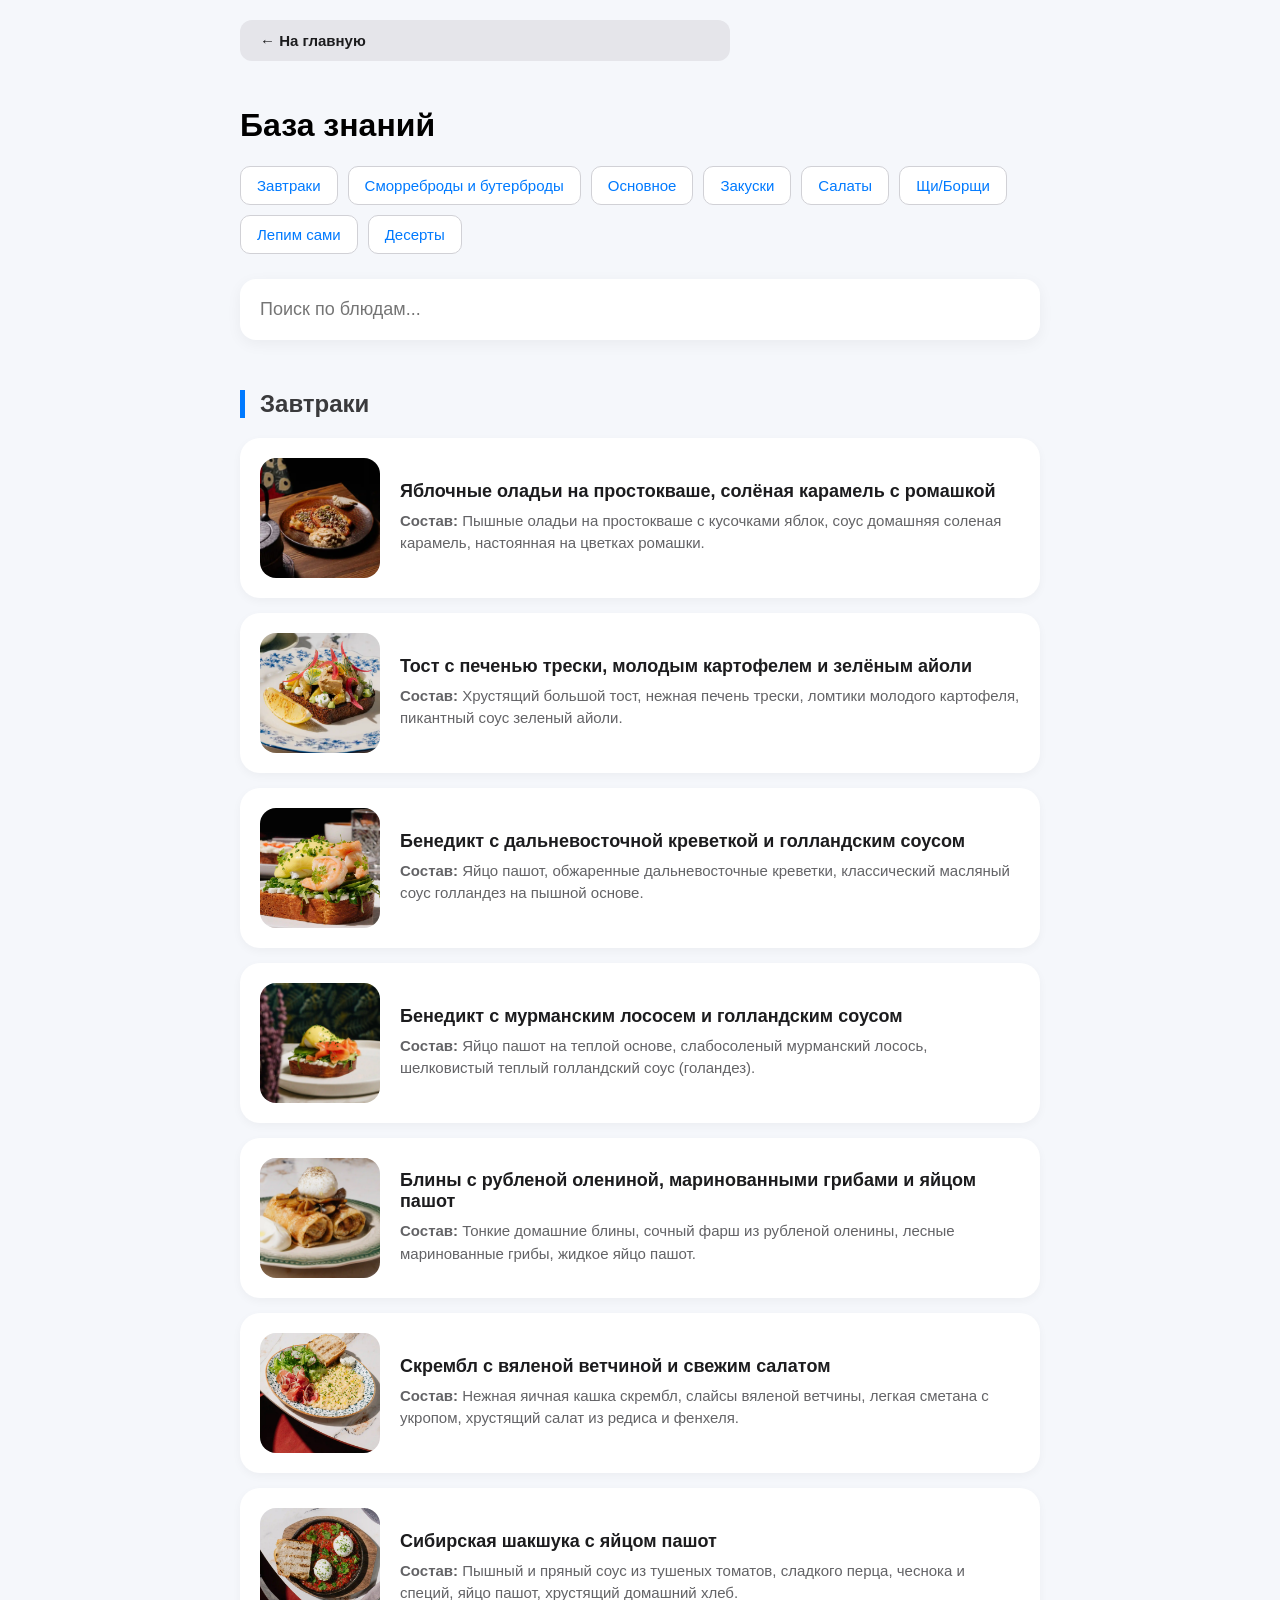
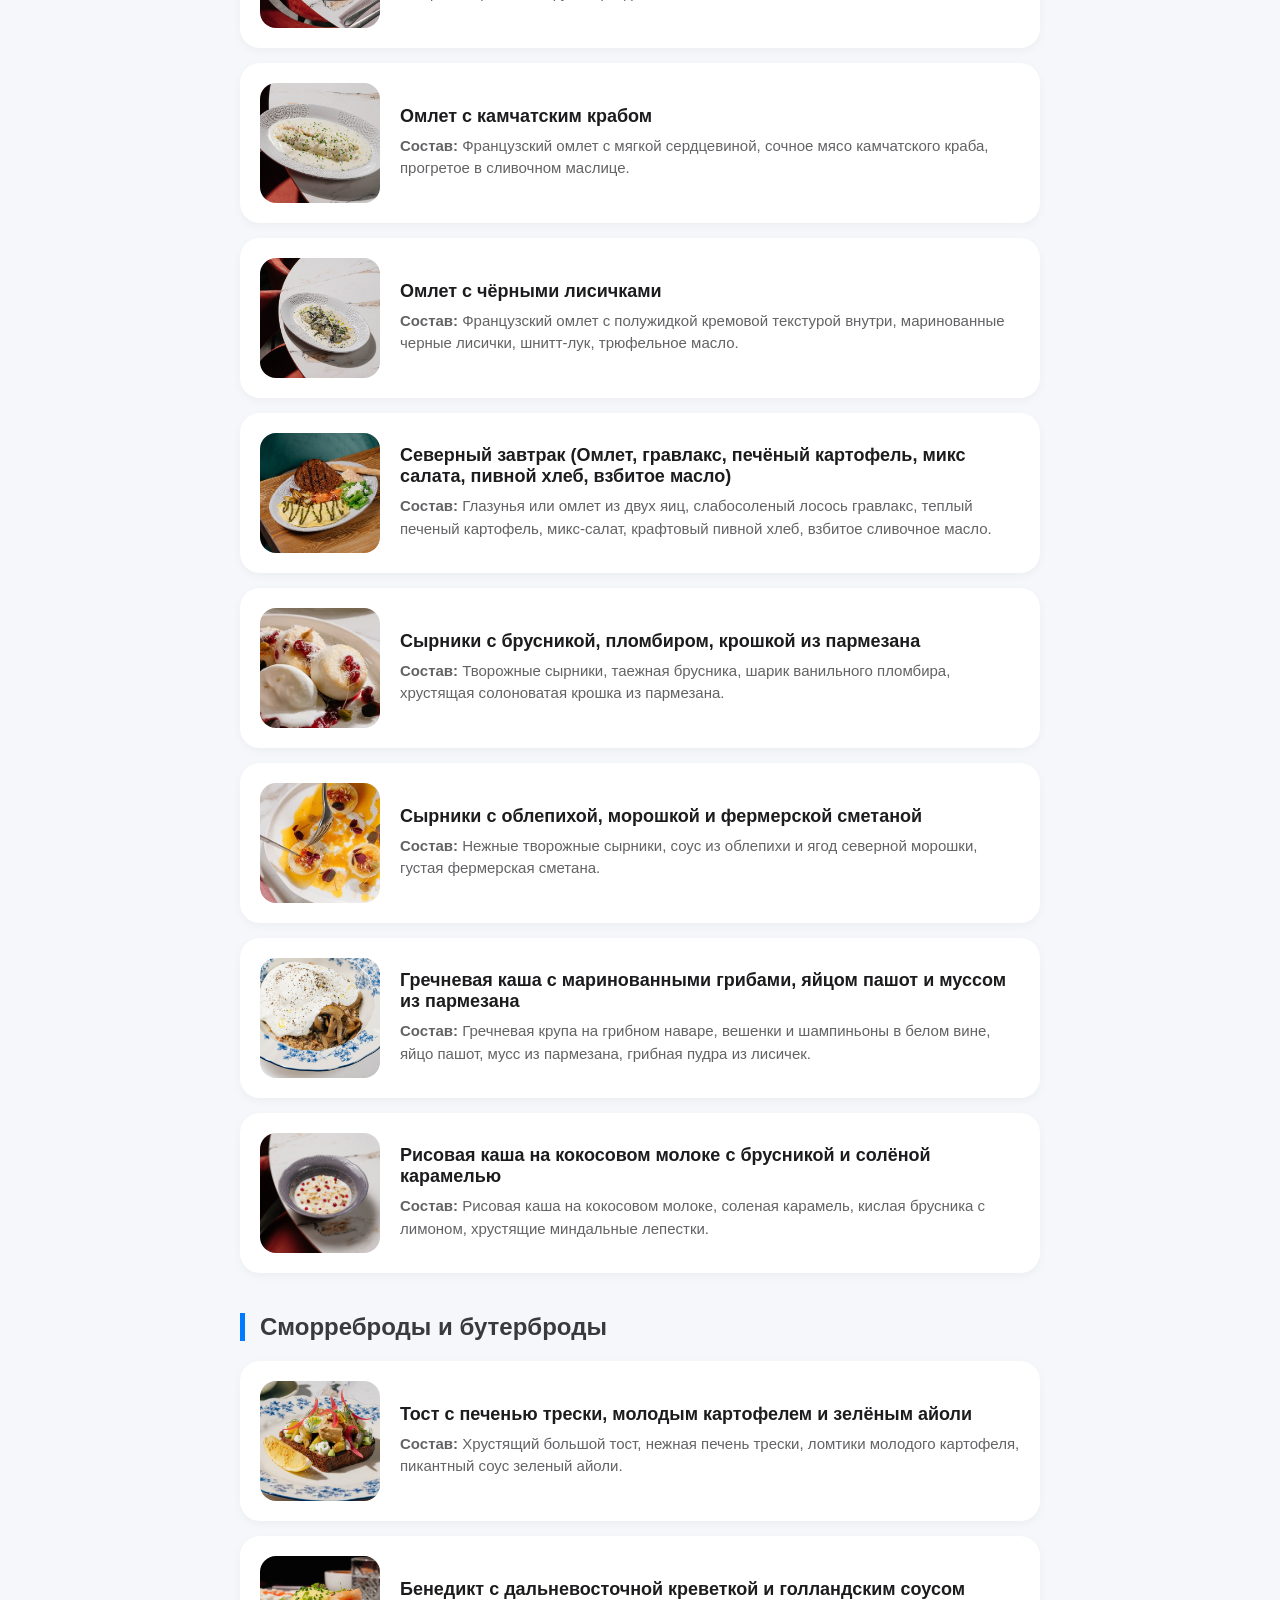
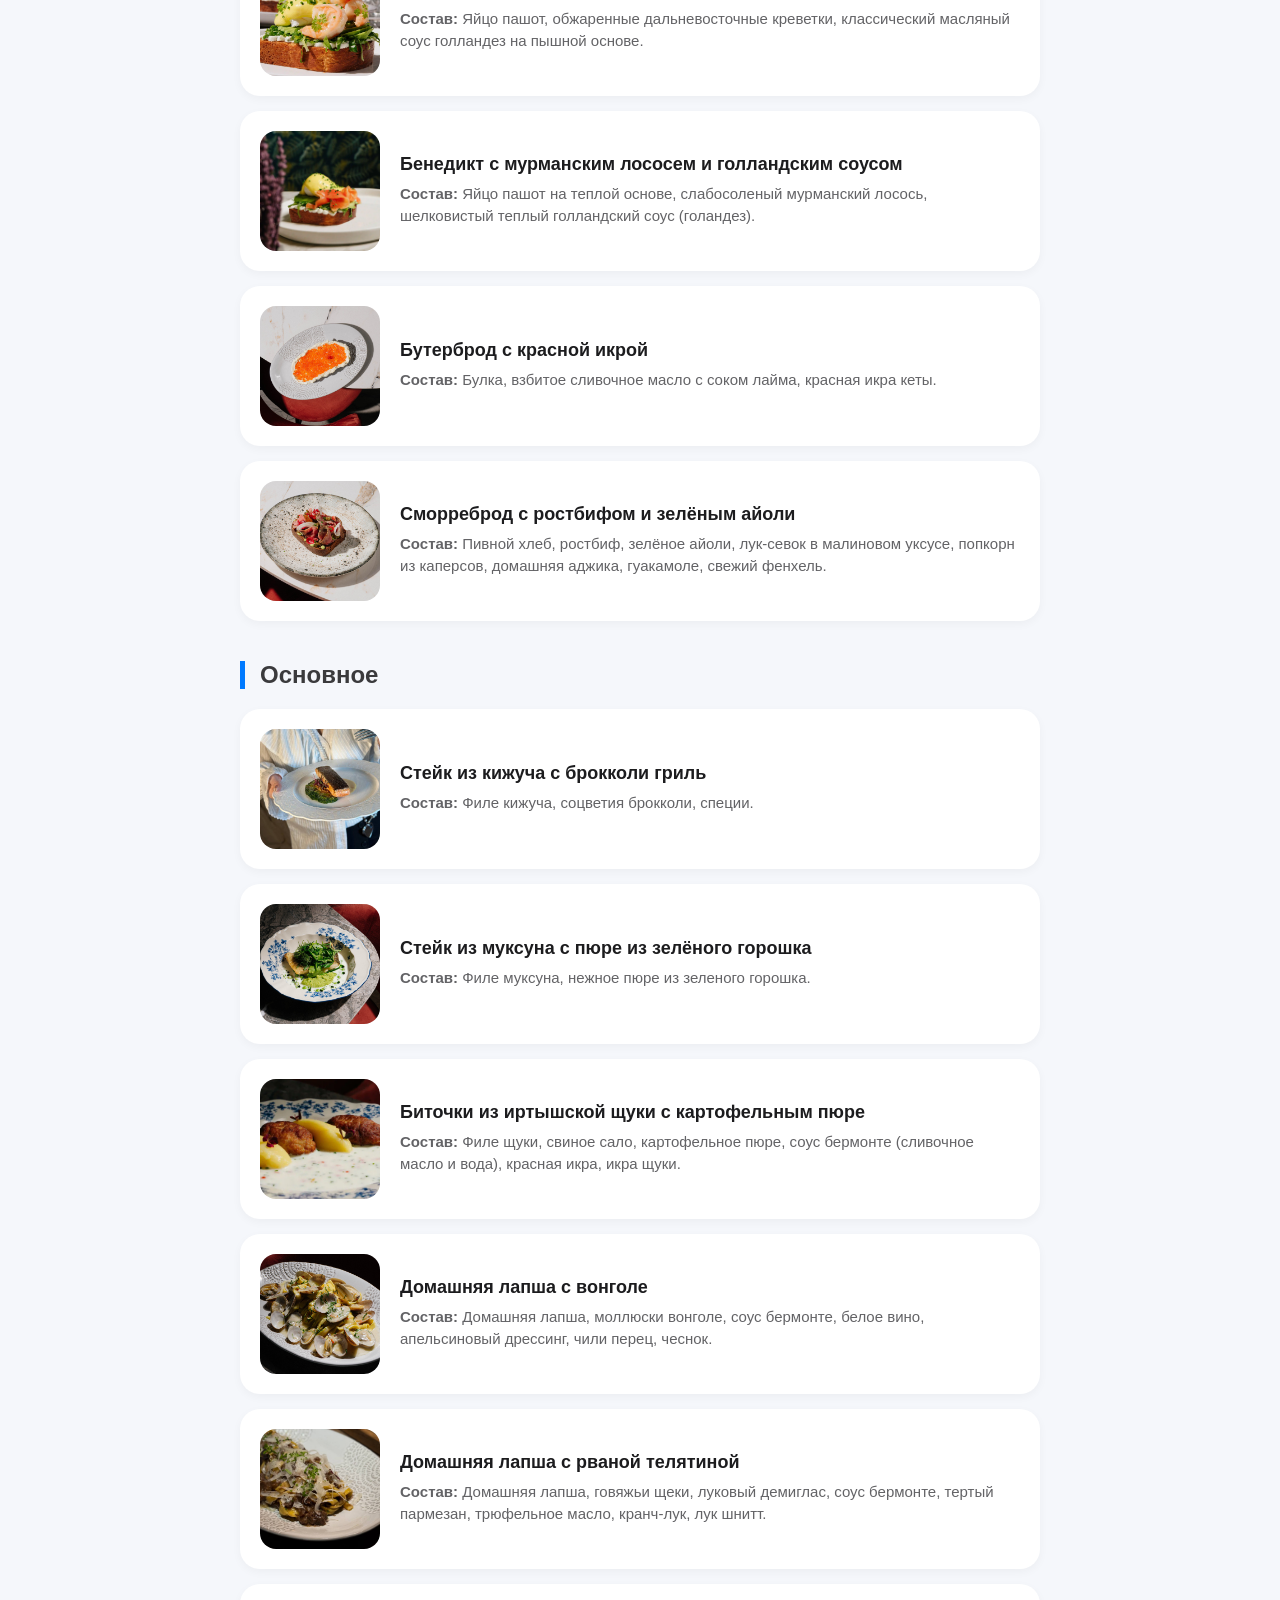
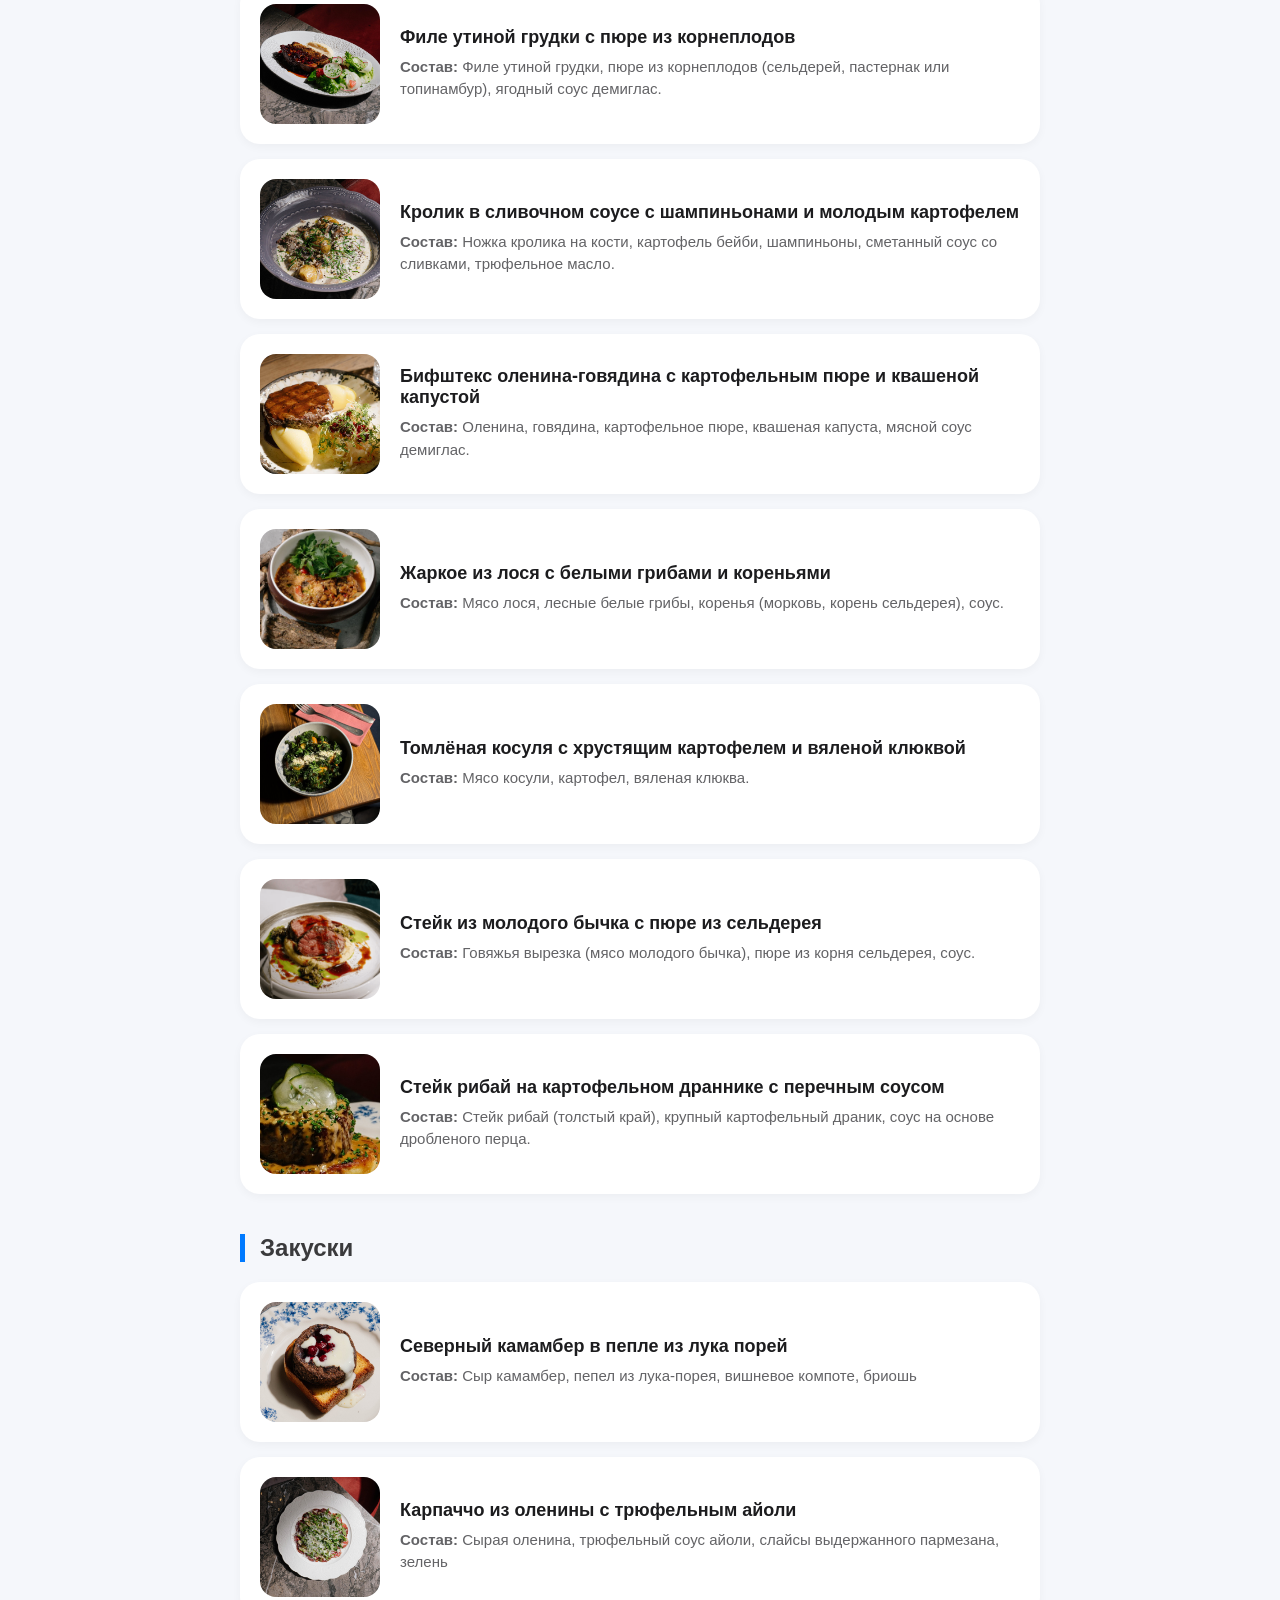
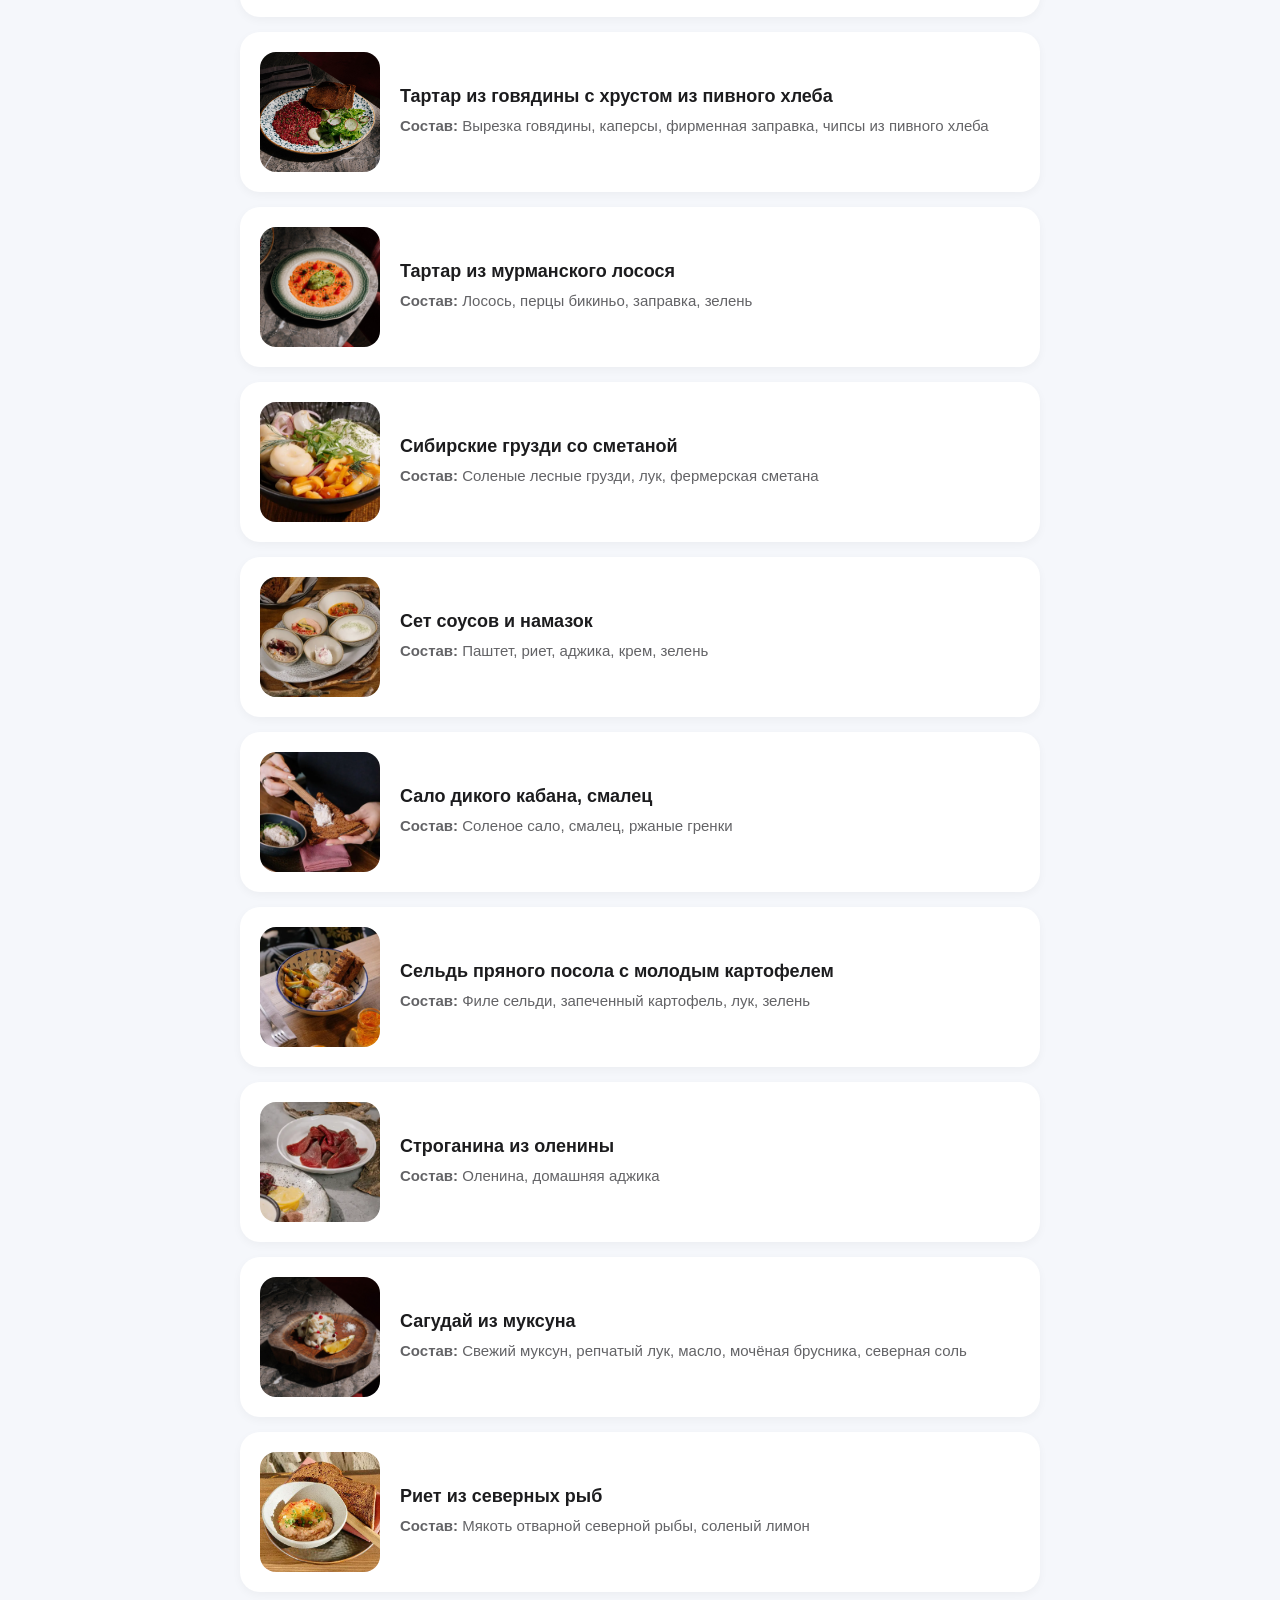
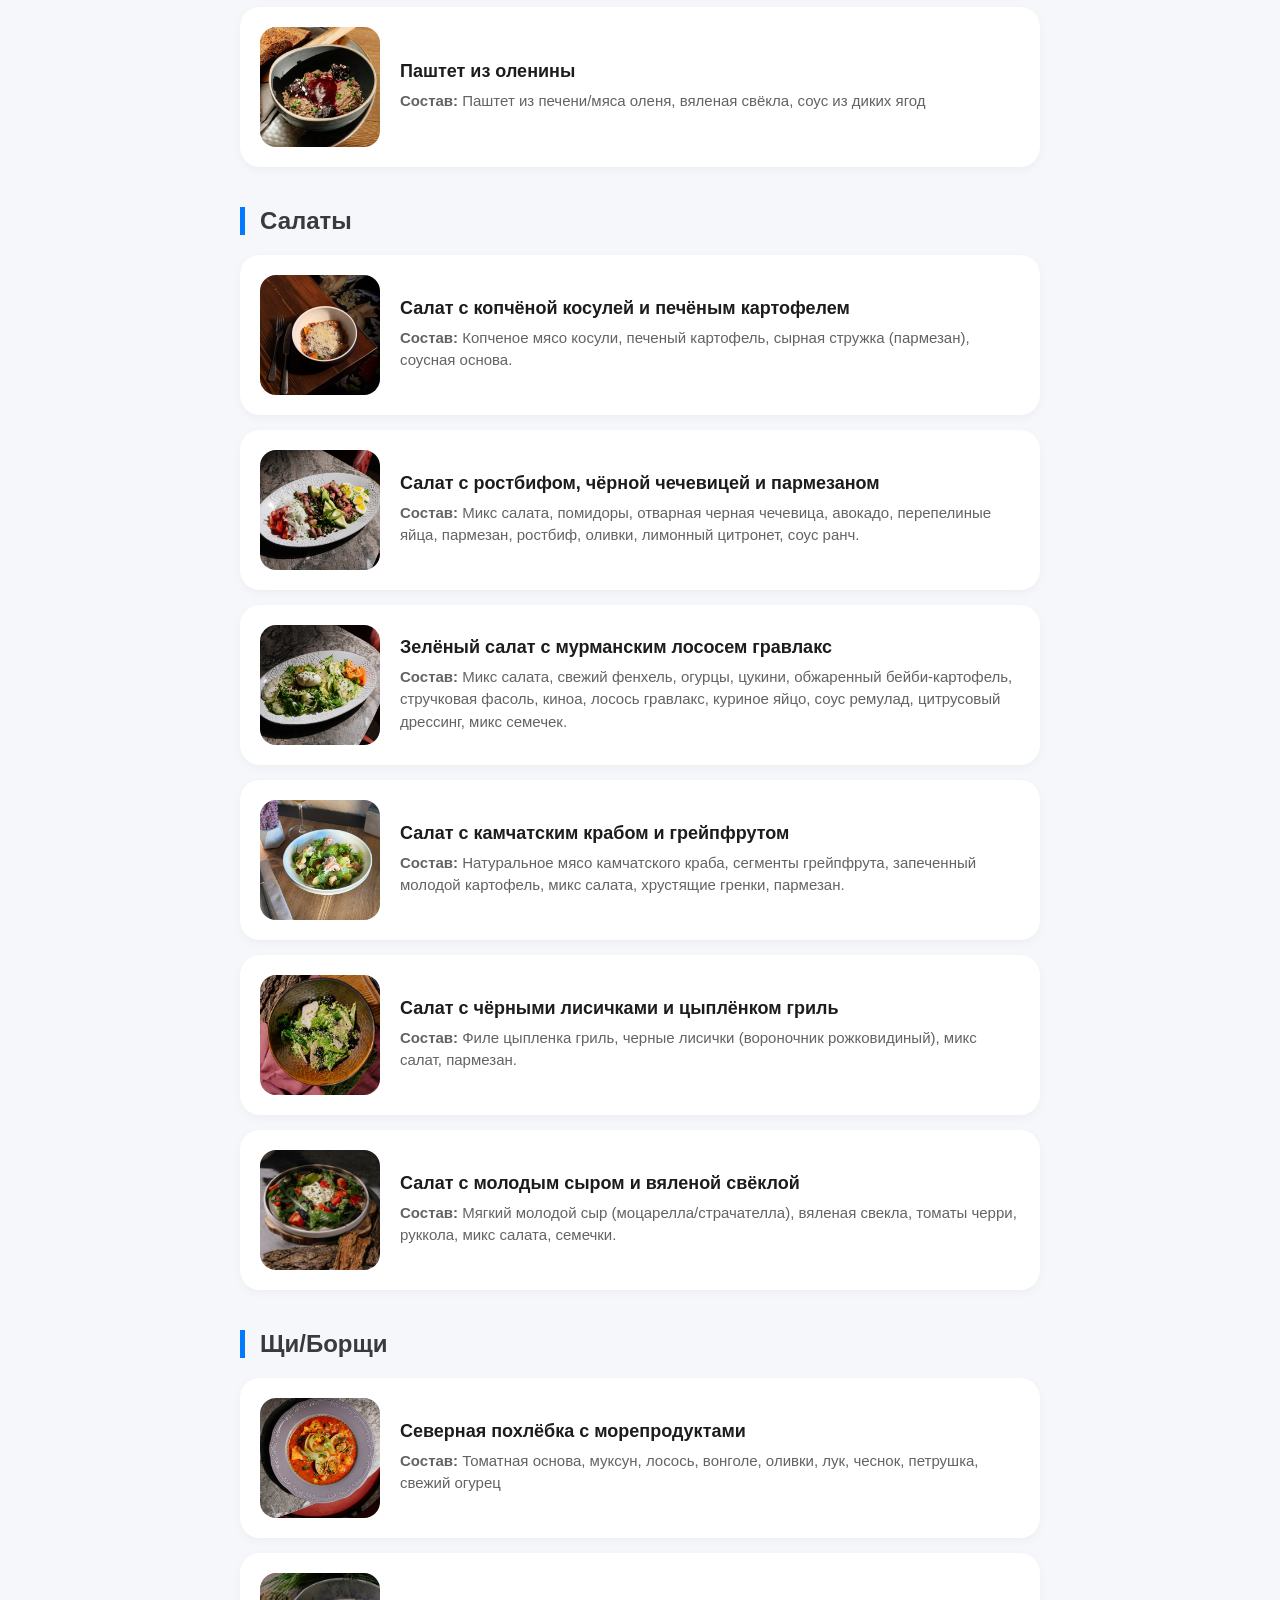
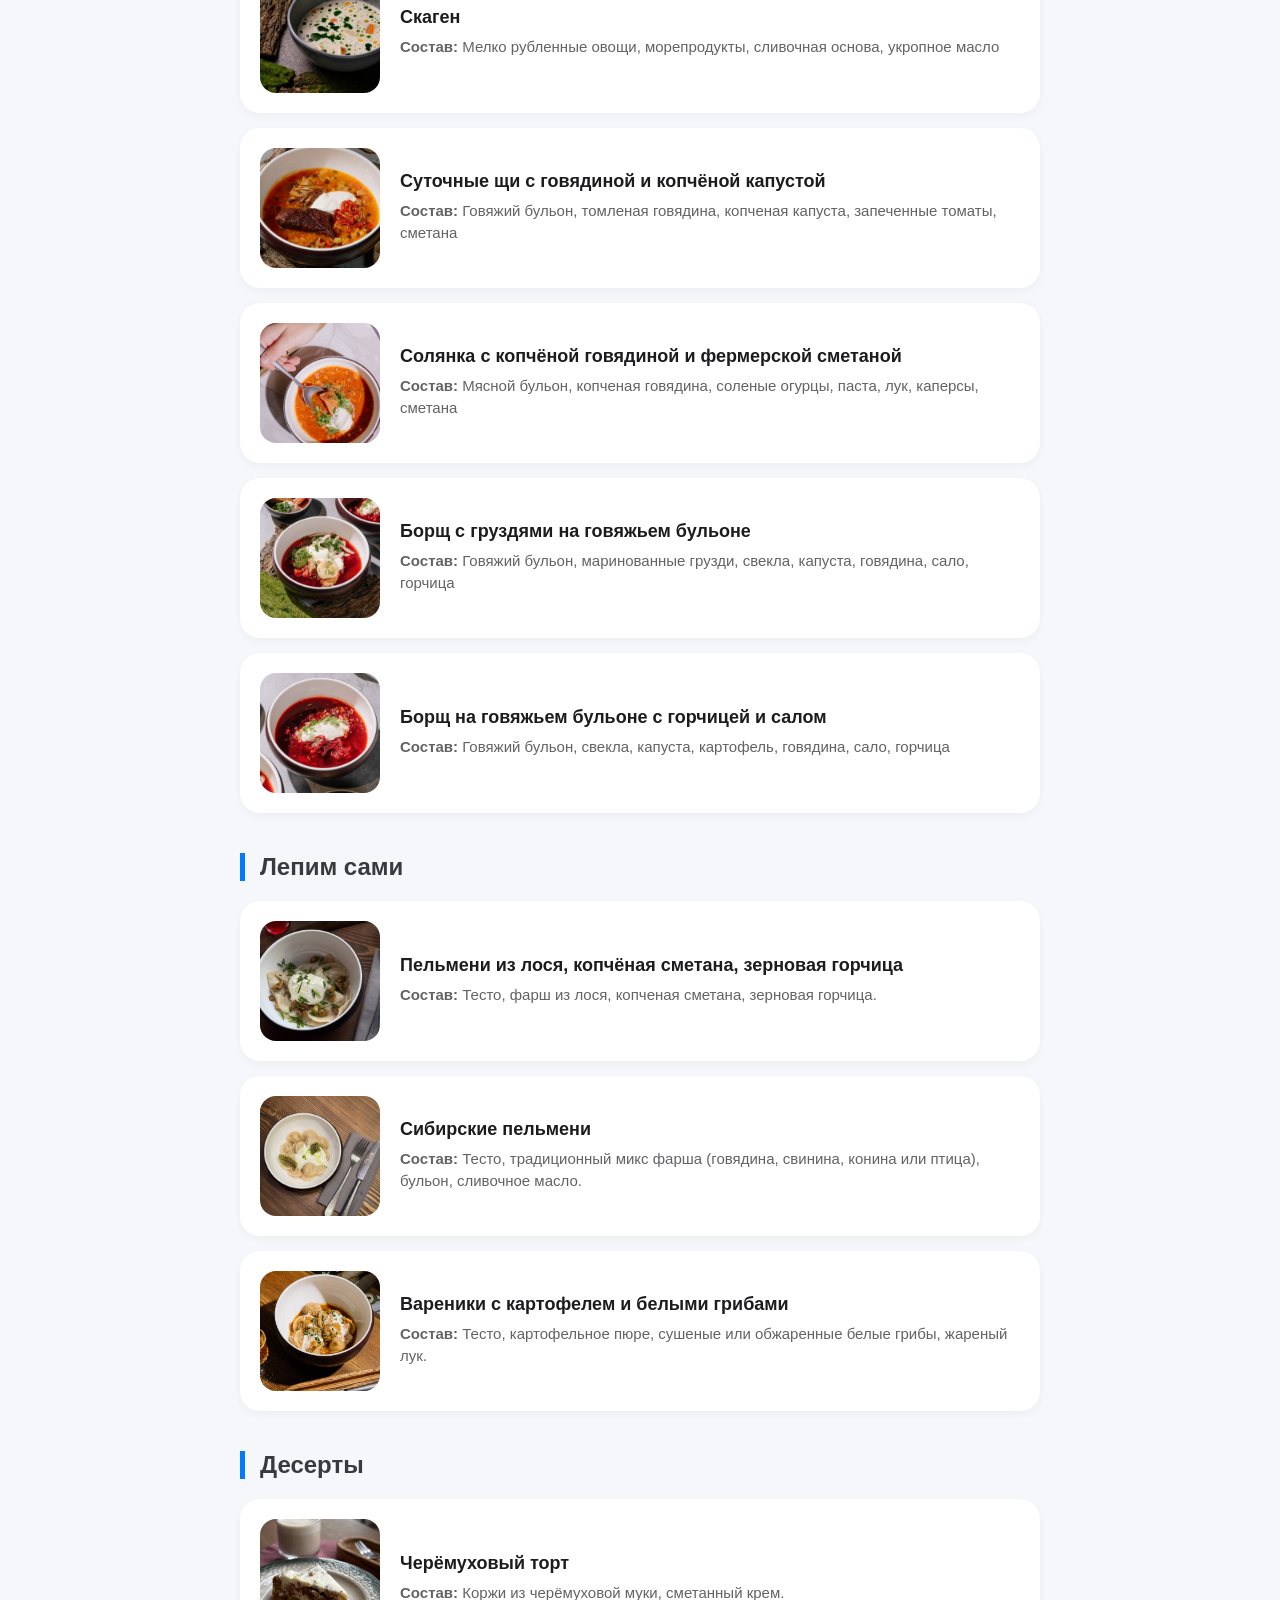
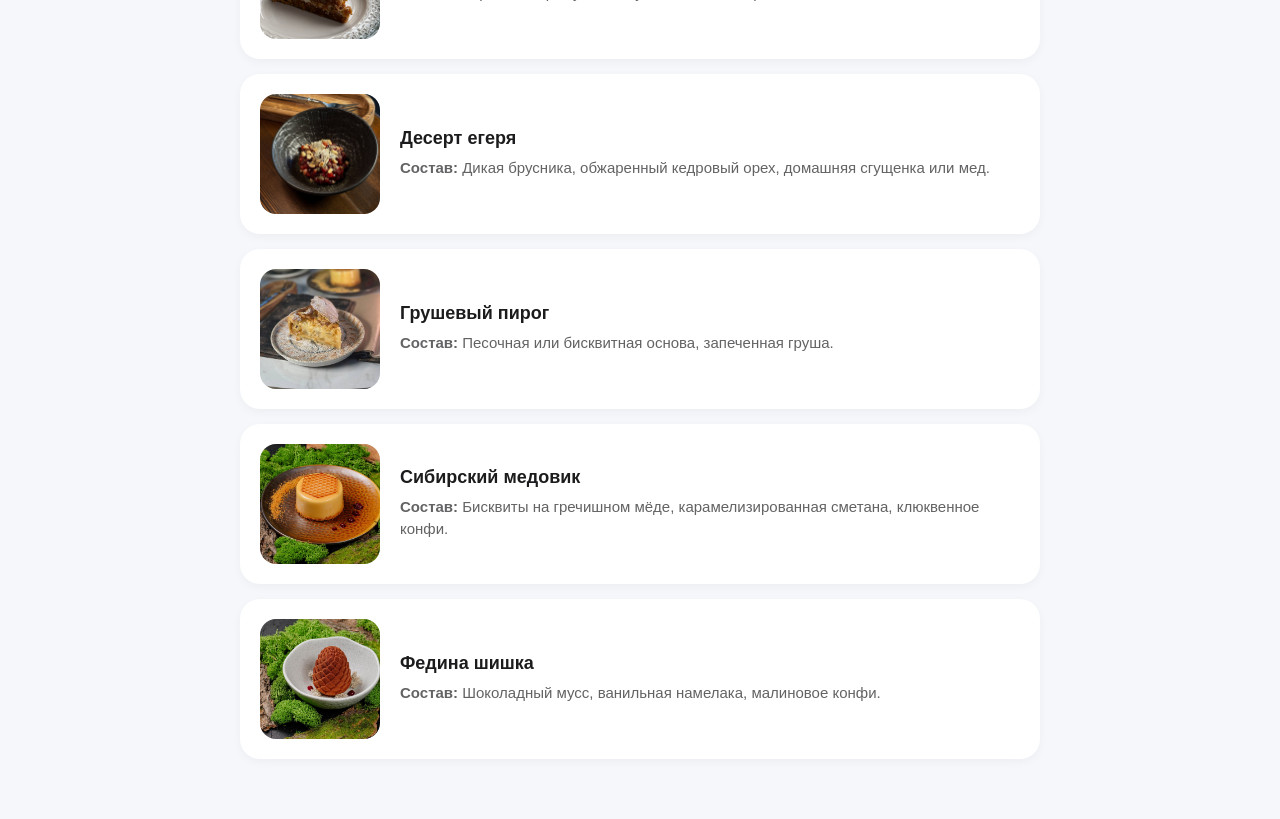
<file: menu-trainer/menu-base.html>
<!DOCTYPE html>
<html lang="ru">
<head>
    <meta charset="UTF-8">
    <meta name="viewport" content="width=device-width, initial-scale=1.0">
    <title>База знаний: Меню</title>
    <link rel="stylesheet" href="style.css">
    <style>
        body { background-color: #f5f7fb; font-family: sans-serif; margin: 0; padding: 20px; }
        .kb-wrapper { max-width: 800px; margin: 0 auto; }
        
        .back-link { display: inline-block; padding: 12px 20px; background: #e5e5ea; border-radius: 12px; color: #1c1c1e; text-decoration: none; font-weight: 600; margin-bottom: 25px; }
        
        /* Панель навигации */
        .nav-tabs { display: flex; flex-wrap: wrap; gap: 10px; margin-bottom: 25px; }
        .nav-tabs button { padding: 10px 16px; background: #fff; border-radius: 10px; font-size: 15px; cursor: pointer; color: #007aff; border: 1px solid #d1d1d6; }
        #resetBtn { background: #1c1c1e; color: #fff; border: none; }

        /* Поиск */
        .search-box { width: 100%; padding: 20px; border: none; border-radius: 16px; background: #fff; box-shadow: 0 4px 15px rgba(0,0,0,0.05); font-size: 18px; margin-bottom: 30px; box-sizing: border-box; }
        
        /* Блоки */
        .category-block { margin-bottom: 40px; }
        .category-block h2 { font-size: 24px; color: #3a3a3c; margin-bottom: 20px; border-left: 5px solid #007aff; padding-left: 15px; }
        
        .base-card { background: #fff; padding: 20px; margin-bottom: 15px; border-radius: 20px; display: flex; gap: 20px; align-items: center; box-shadow: 0 3px 10px rgba(0,0,0,0.04); }
        .base-card img { width: 120px; height: 120px; object-fit: cover; border-radius: 16px; flex-shrink: 0; }
        .card-info h3 { margin: 0 0 8px 0; font-size: 18px; color: #1c1c1e; }
        .card-info p { margin: 0; font-size: 15px; color: #636366; line-height: 1.5; }

        /* Кнопка наверх */
        #scrollTop { 
            position: fixed; bottom: 40px; right: 40px; 
            background: #fff; color: #000; border: 2px solid #000; 
            width: 50px; height: 50px; border-radius: 50%; 
            display: none; cursor: pointer; font-size: 24px; 
            align-items: center; justify-content: center; z-index: 1000;
            box-shadow: 0 4px 10px rgba(0,0,0,0.15);
        }
    </style>
</head>
<body>

<div class="kb-wrapper">
    <a href="index.html" class="back-link">← На главную</a>
    <h1>База знаний</h1>

    <div class="nav-tabs" id="navTabs">
        <button id="resetBtn" onclick="filterByCategory('all')" style="display:none;">← Все блюда</button>
    </div>
    
    <input type="text" id="searchInput" class="search-box" placeholder="Поиск по блюдам...">
    <div id="base-container"></div>
</div>

<button id="scrollTop">↑</button>

<script src="js/dishes.js"></script>
<script>
    const order = ["Завтраки", "Сморреброды и бутерброды", "Основное", "Закуски", "Салаты", "Щи/Борщи", "Лепим сами", "Десерты"];
    const container = document.getElementById('base-container');
    const navTabs = document.getElementById('navTabs');

    // Генерация кнопок
    order.forEach(cat => {
        navTabs.innerHTML += `<button onclick="filterByCategory('${cat}')">${cat}</button>`;
    });

    // Генерация карточек
    container.innerHTML = order.map(cat => `
        <div class="category-block" data-name="${cat}">
            <h2>${cat}</h2>
            ${originalDishes.filter(d => d.category.includes(cat)).map(d => `
                <div class="base-card">
                    <img src="${d.image}" onerror="this.src='img/placeholder.jpg'">
                    <div class="card-info">
                        <h3>${d.name}</h3>
                        <p><strong>Состав:</strong> ${d.composition}</p>
                    </div>
                </div>
            `).join('')}
        </div>
    `).join('');

    // Поиск
    document.getElementById('searchInput').addEventListener('keyup', function() {
        const term = this.value.toLowerCase();
        document.querySelectorAll('.base-card').forEach(card => {
            card.style.display = card.innerText.toLowerCase().includes(term) ? 'flex' : 'none';
        });
    });

    // Фильтр категорий
    function filterByCategory(cat) {
        const blocks = document.querySelectorAll('.category-block');
        const resetBtn = document.getElementById('resetBtn');
        
        if (cat === 'all') {
            blocks.forEach(b => b.style.display = 'block');
            resetBtn.style.display = 'none';
        } else {
            blocks.forEach(b => b.style.display = (b.getAttribute('data-name') === cat) ? 'block' : 'none');
            resetBtn.style.display = 'inline-block';
        }
        window.scrollTo({top: 0, behavior: 'smooth'});
    }

    // Быстрая кнопка скролла
    function smoothScrollToTop() {
        if (window.scrollY > 0) {
            window.scrollTo(0, window.scrollY - 100); 
            window.requestAnimationFrame(smoothScrollToTop);
        }
    }
    document.getElementById('scrollTop').onclick = smoothScrollToTop;

    window.onscroll = () => {
        document.getElementById('scrollTop').style.display = window.scrollY > 300 ? 'flex' : 'none';
    };
</script>
</body>
</html>
</file>
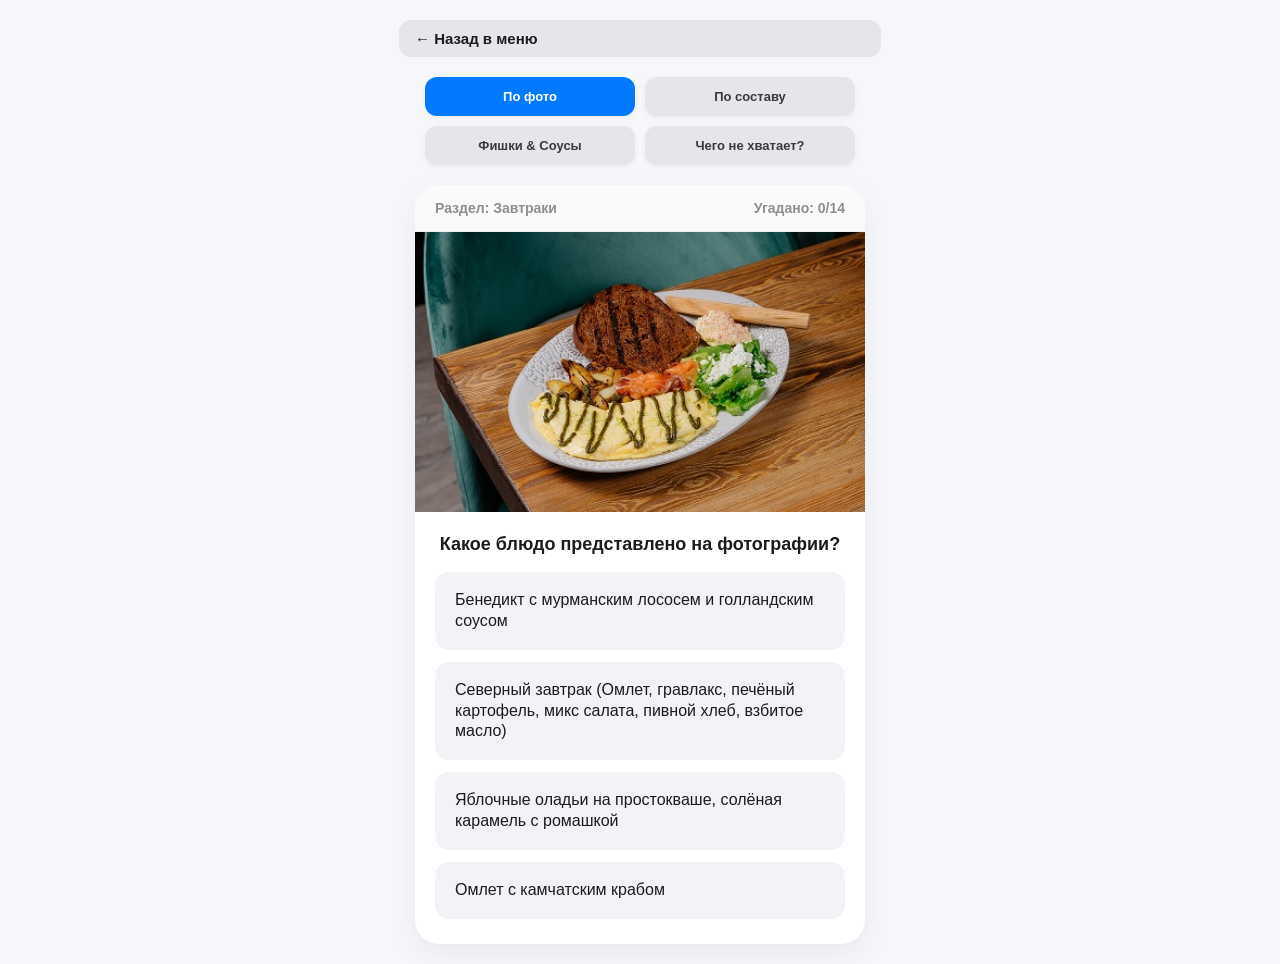
<file: menu-trainer/тренажеры/breakfasts.html>
<!DOCTYPE html>
<html lang="ru">
<head>
    <meta charset="UTF-8">
    <meta name="viewport" content="width=device-width, initial-scale=1.0">
    <title>Тренажер: Завтраки</title>
    <link rel="stylesheet" href="../style.css">
</head>
<body>

    <a href="../index.html" class="back-link">← Назад в меню</a>

    <!-- Блок переключения режимов -->
    <div class="modes-container">
        <button id="mode-photo" class="mode-btn active" onclick="changeMode('photo')">По фото</button>
        <button id="mode-composition" class="mode-btn" onclick="changeMode('composition')">По составу</button>
        <button id="mode-details" class="mode-btn" onclick="changeMode('details')">Фишки & Соусы</button>
        <button id="mode-missing" class="mode-btn" onclick="changeMode('missing')">Чего не хватает?</button>
    </div>

    <!-- Контейнер карточки тренажера -->
    <div class="quiz-card">
        
        <div class="quiz-header">
            <span id="current-category">Раздел: Завтраки</span>
            <span id="score-counter">Загрузка...</span>
        </div>

        <div id="image-block" class="image-container">
            <img id="dish-image" src="" alt="Фото завтрака">
        </div>

        <div class="quiz-question">
            <h2 id="question-text">Загрузка вопроса...</h2>
        </div>

        <div id="answers-block" class="answers-container"></div>
        
    </div>

    <script src="../js/dishes.js"></script>
    <script src="../js/quiz-engine.js"></script>
</body>
</html>
</file>
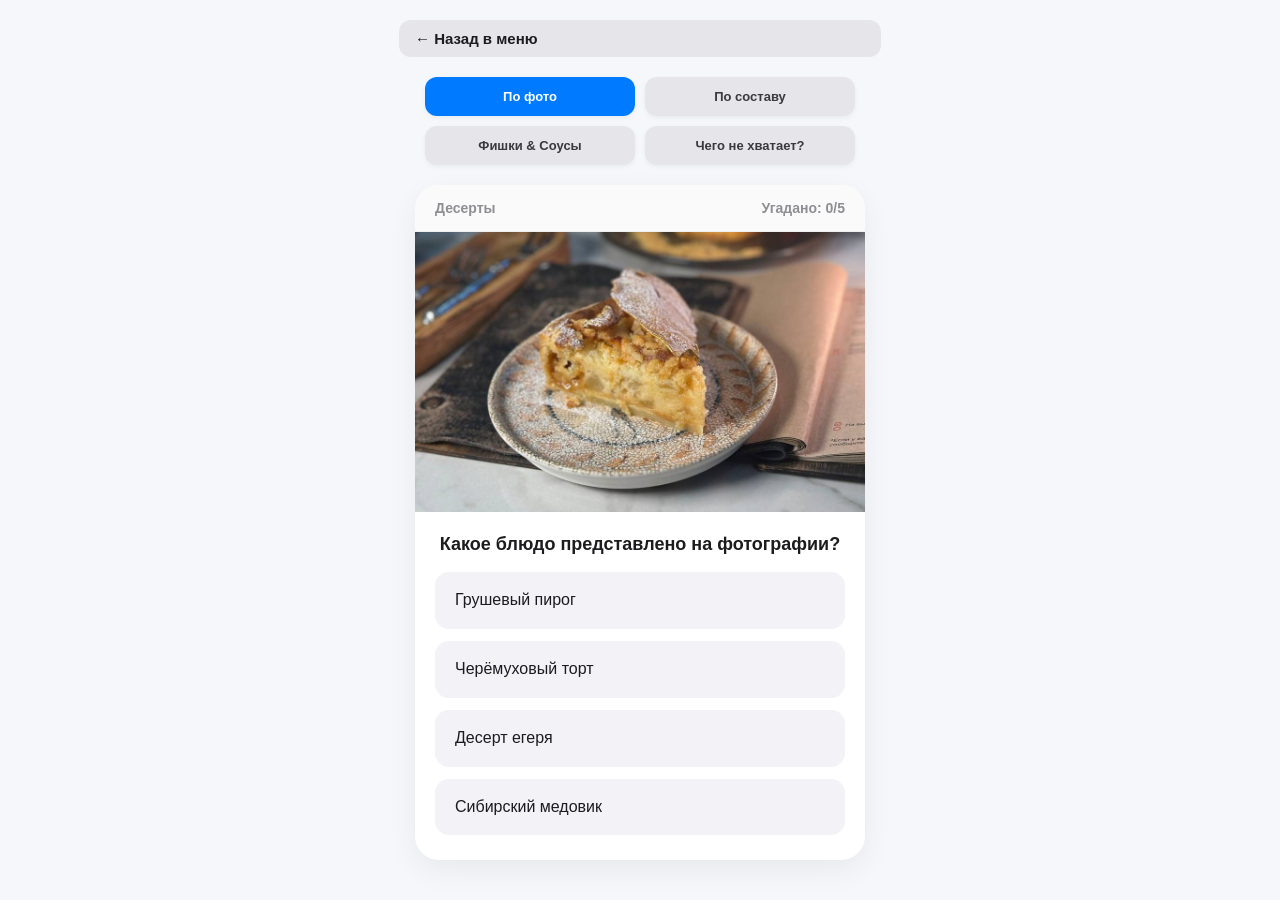
<file: menu-trainer/тренажеры/deserty.html>
<!DOCTYPE html>
<html lang="ru">
<head>
    <meta charset="UTF-8">
    <meta name="viewport" content="width=device-width, initial-scale=1.0">
    <title>Тренажер: Десерты</title>
    <link rel="stylesheet" href="../style.css">
</head>
<body>

    <a href="../index.html" class="back-link">← Назад в меню</a>

    <div class="modes-container">
        <button id="mode-photo" class="mode-btn active" onclick="changeMode('photo')">По фото</button>
        <button id="mode-composition" class="mode-btn" onclick="changeMode('composition')">По составу</button>
        <button id="mode-details" class="mode-btn" onclick="changeMode('details')">Фишки & Соусы</button>
        <button id="mode-missing" class="mode-btn" onclick="changeMode('missing')">Чего не хватает?</button>
    </div>

    <div class="quiz-card">
        <div class="quiz-header">
            <span id="current-category">Десерты</span>
            <span id="score-counter">Загрузка...</span>
        </div>

        <div id="image-block" class="image-container">
            <img id="dish-image" src="" alt="Фото десерта">
        </div>

        <div class="quiz-question">
            <h2 id="question-text">Загрузка вопроса...</h2>
        </div>

        <div id="answers-block" class="answers-container"></div>
    </div>

    <script src="../js/dishes.js"></script>
    <script src="../js/quiz-engine.js"></script>
</body>
</html>
</file>
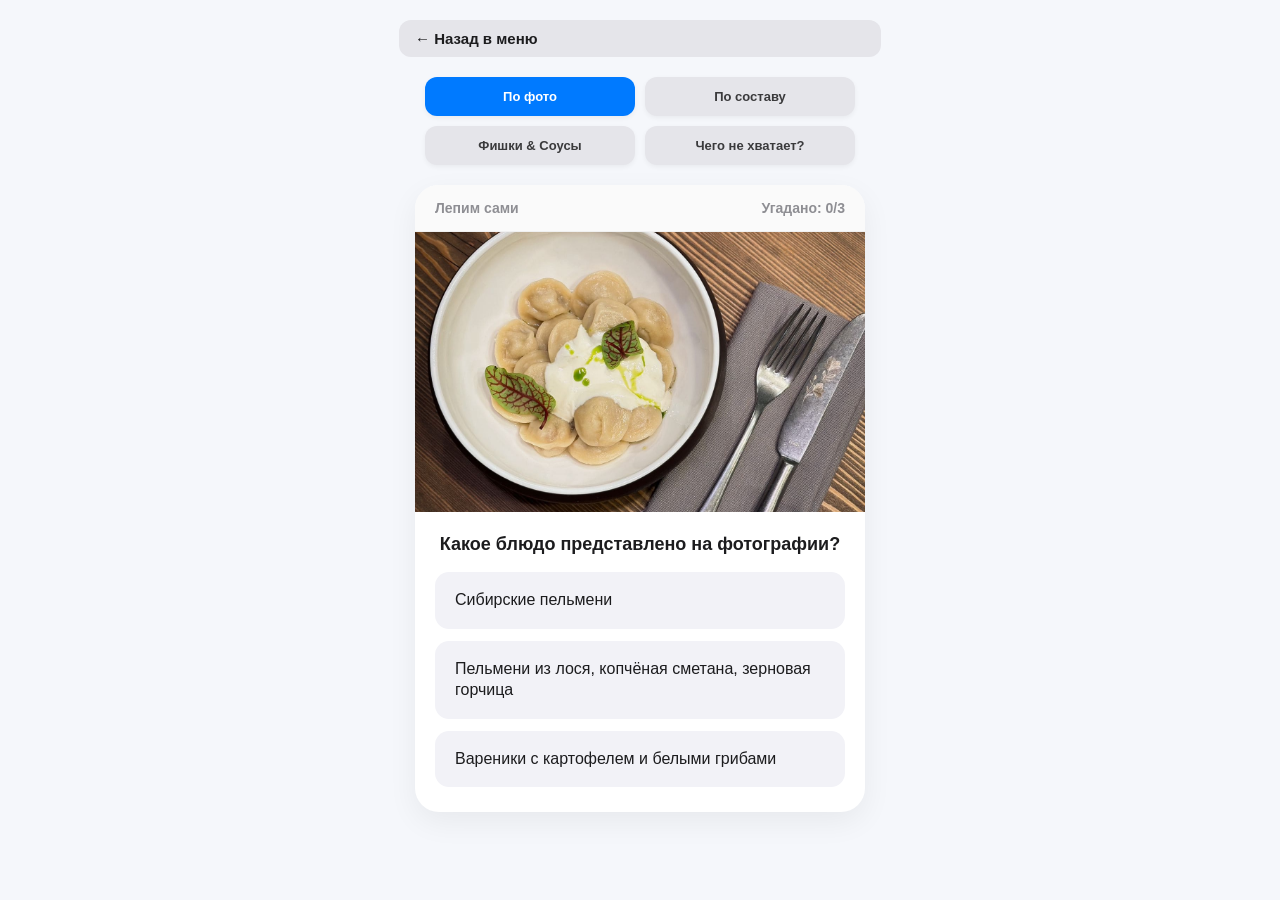
<file: menu-trainer/тренажеры/lepim.html>
<!DOCTYPE html>
<html lang="ru">
<head>
    <meta charset="UTF-8">
    <meta name="viewport" content="width=device-width, initial-scale=1.0">
    <title>Тренажер: Лепим сами</title>
    <link rel="stylesheet" href="../style.css">
</head>
<body>

    <a href="../index.html" class="back-link">← Назад в меню</a>

    <div class="modes-container">
        <button id="mode-photo" class="mode-btn active" onclick="changeMode('photo')">По фото</button>
        <button id="mode-composition" class="mode-btn" onclick="changeMode('composition')">По составу</button>
        <button id="mode-details" class="mode-btn" onclick="changeMode('details')">Фишки & Соусы</button>
        <button id="mode-missing" class="mode-btn" onclick="changeMode('missing')">Чего не хватает?</button>
    </div>

    <div class="quiz-card">
        <div class="quiz-header">
            <!-- Здесь движок считывает категорию и подтягивает нужные блюда -->
            <span id="current-category">Лепим сами</span>
            <span id="score-counter">Загрузка...</span>
        </div>

        <div id="image-block" class="image-container">
            <img id="dish-image" src="" alt="Фото блюда">
        </div>

        <div class="quiz-question">
            <h2 id="question-text">Загрузка вопроса...</h2>
        </div>

        <div id="answers-block" class="answers-container"></div>
    </div>

    <script src="../js/dishes.js"></script>
    <script src="../js/quiz-engine.js"></script>
</body>
</html>
</file>
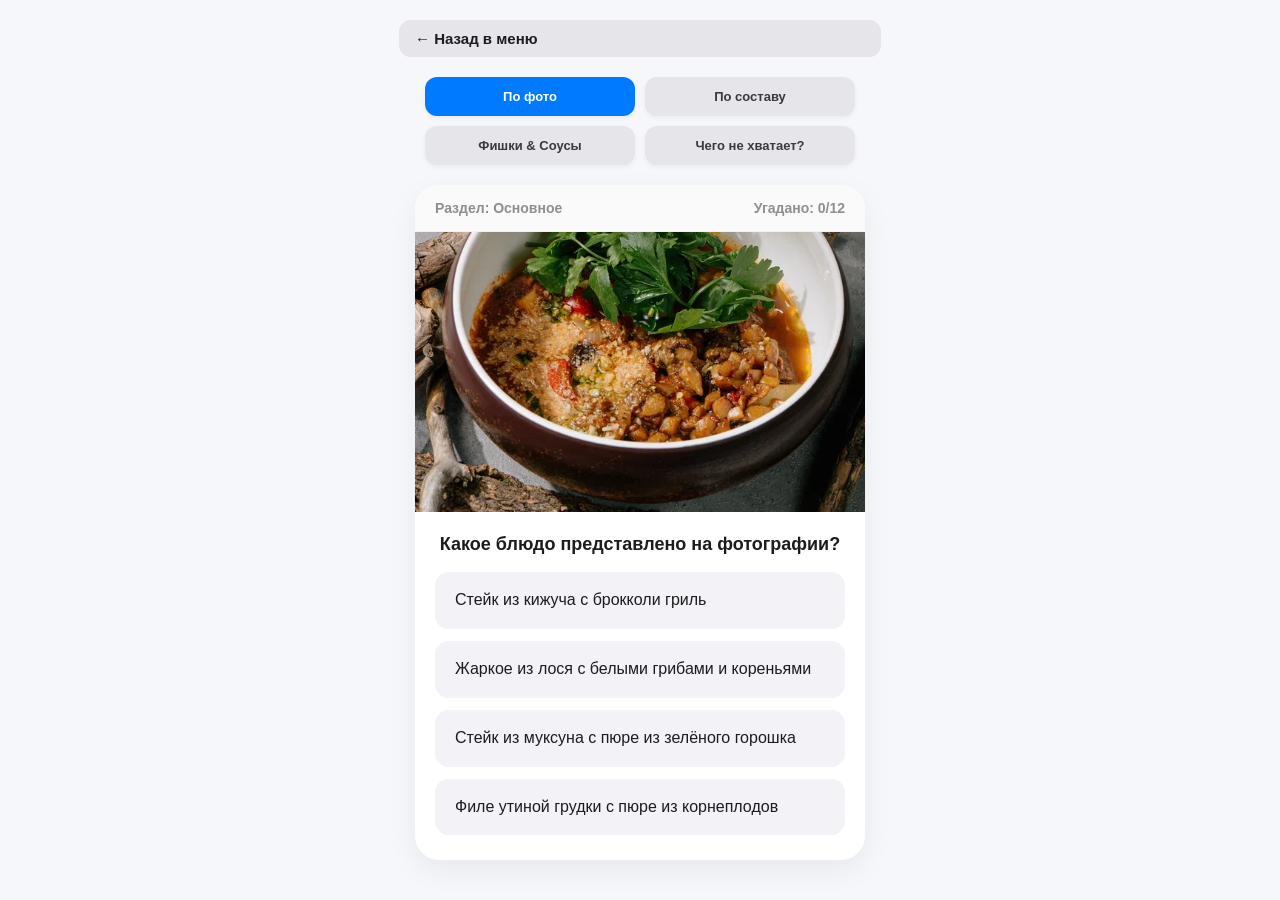
<file: menu-trainer/тренажеры/main-course.html>
<!DOCTYPE html>
<html lang="ru">
<head>
    <meta charset="UTF-8">
    <meta name="viewport" content="width=device-width, initial-scale=1.0">
    <title>Тренажер: Основное меню</title>
    <link rel="stylesheet" href="../style.css">
</head>
<body>

    <a href="../index.html" class="back-link">← Назад в меню</a>

    <!-- Блок переключения режимов -->
    <div class="modes-container">
        <button id="mode-photo" class="mode-btn active" onclick="changeMode('photo')">По фото</button>
        <button id="mode-composition" class="mode-btn" onclick="changeMode('composition')">По составу</button>
        <button id="mode-details" class="mode-btn" onclick="changeMode('details')">Фишки & Соусы</button>
        <button id="mode-missing" class="mode-btn" onclick="changeMode('missing')">Чего не хватает?</button>
    </div>

    <!-- Контейнер карточки тренажера -->
    <div class="quiz-card">
        
        <div class="quiz-header">
            <span id="current-category">Раздел: Основное</span>
            <span id="score-counter">Загрузка...</span>
        </div>

        <div id="image-block" class="image-container">
            <img id="dish-image" src="" alt="Фото блюда">
        </div>

        <div class="quiz-question">
            <h2 id="question-text">Загрузка вопроса...</h2>
        </div>

        <div id="answers-block" class="answers-container"></div>
        
    </div>

    <script src="../js/dishes.js"></script>
    <script src="../js/quiz-engine.js"></script>
</body>
</html>
</file>
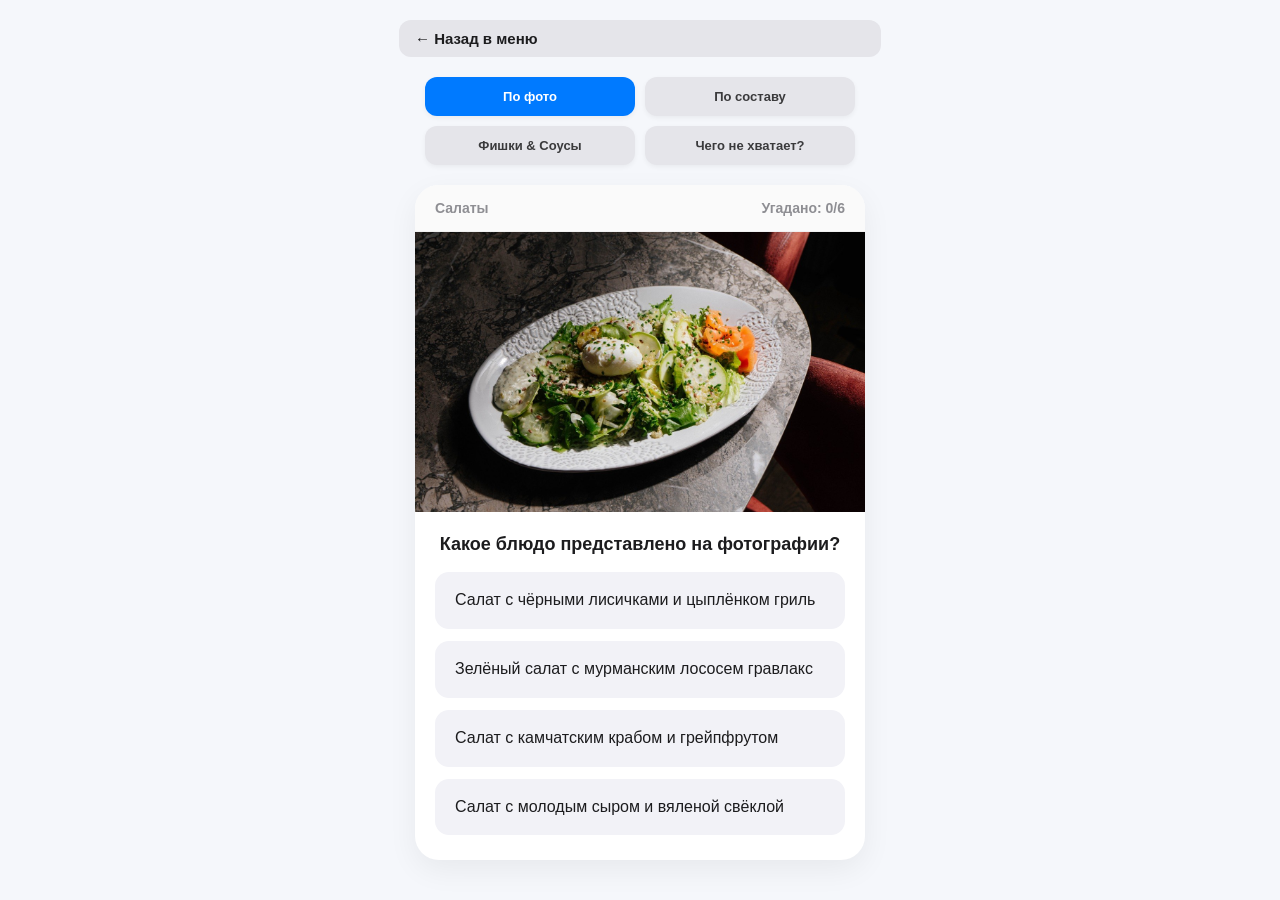
<file: menu-trainer/тренажеры/salaty.html>
<!DOCTYPE html>
<html lang="ru">
<head>
    <meta charset="UTF-8">
    <meta name="viewport" content="width=device-width, initial-scale=1.0">
    <title>Тренажер: Салаты</title>
    <link rel="stylesheet" href="../style.css">
</head>
<body>

    <a href="../index.html" class="back-link">← Назад в меню</a>

    <div class="modes-container">
        <button id="mode-photo" class="mode-btn active" onclick="changeMode('photo')">По фото</button>
        <button id="mode-composition" class="mode-btn" onclick="changeMode('composition')">По составу</button>
        <button id="mode-details" class="mode-btn" onclick="changeMode('details')">Фишки & Соусы</button>
        <button id="mode-missing" class="mode-btn" onclick="changeMode('missing')">Чего не хватает?</button>
    </div>

    <div class="quiz-card">
        <div class="quiz-header">
            <span id="current-category">Салаты</span>
            <span id="score-counter">Загрузка...</span>
        </div>

        <div id="image-block" class="image-container">
            <img id="dish-image" src="" alt="Фото салата">
        </div>

        <div class="quiz-question">
            <h2 id="question-text">Загрузка вопроса...</h2>
        </div>

        <div id="answers-block" class="answers-container"></div>
    </div>

    <script src="../js/dishes.js"></script>
    <script src="../js/quiz-engine.js"></script>
</body>
</html>
</file>
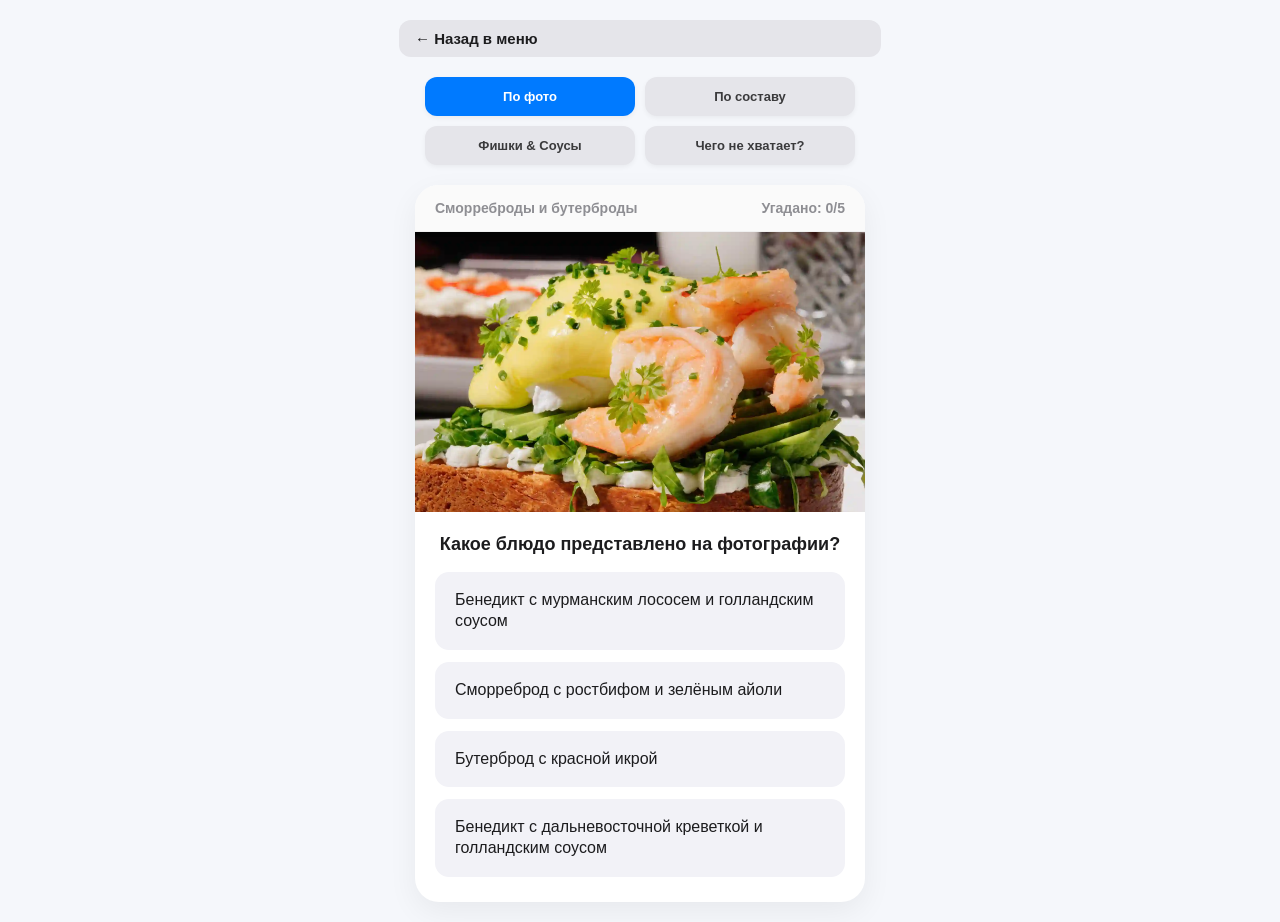
<file: menu-trainer/тренажеры/smorrebrods.html>
<!DOCTYPE html>
<html lang="ru">
<head>
    <meta charset="UTF-8">
    <meta name="viewport" content="width=device-width, initial-scale=1.0">
    <title>Тренажер: Сморреброды</title>
    <link rel="stylesheet" href="../style.css">
</head>
<body>

    <a href="../index.html" class="back-link">← Назад в меню</a>

    <div class="modes-container">
        <button id="mode-photo" class="mode-btn active" onclick="changeMode('photo')">По фото</button>
        <button id="mode-composition" class="mode-btn" onclick="changeMode('composition')">По составу</button>
        <button id="mode-details" class="mode-btn" onclick="changeMode('details')">Фишки & Соусы</button>
        <button id="mode-missing" class="mode-btn" onclick="changeMode('missing')">Чего не хватает?</button>
    </div>

    <div class="quiz-card">
        <div class="quiz-header">
            <span id="current-category">Сморреброды и бутерброды</span>
            <span id="score-counter">Загрузка...</span>
        </div>

        <div id="image-block" class="image-container">
            <img id="dish-image" src="" alt="Фото блюда">
        </div>

        <div class="quiz-question">
            <h2 id="question-text">Загрузка вопроса...</h2>
        </div>

        <div id="answers-block" class="answers-container"></div>
    </div>

    <script src="../js/dishes.js"></script>
    <script src="../js/quiz-engine.js"></script>
</body>
</html>
</file>
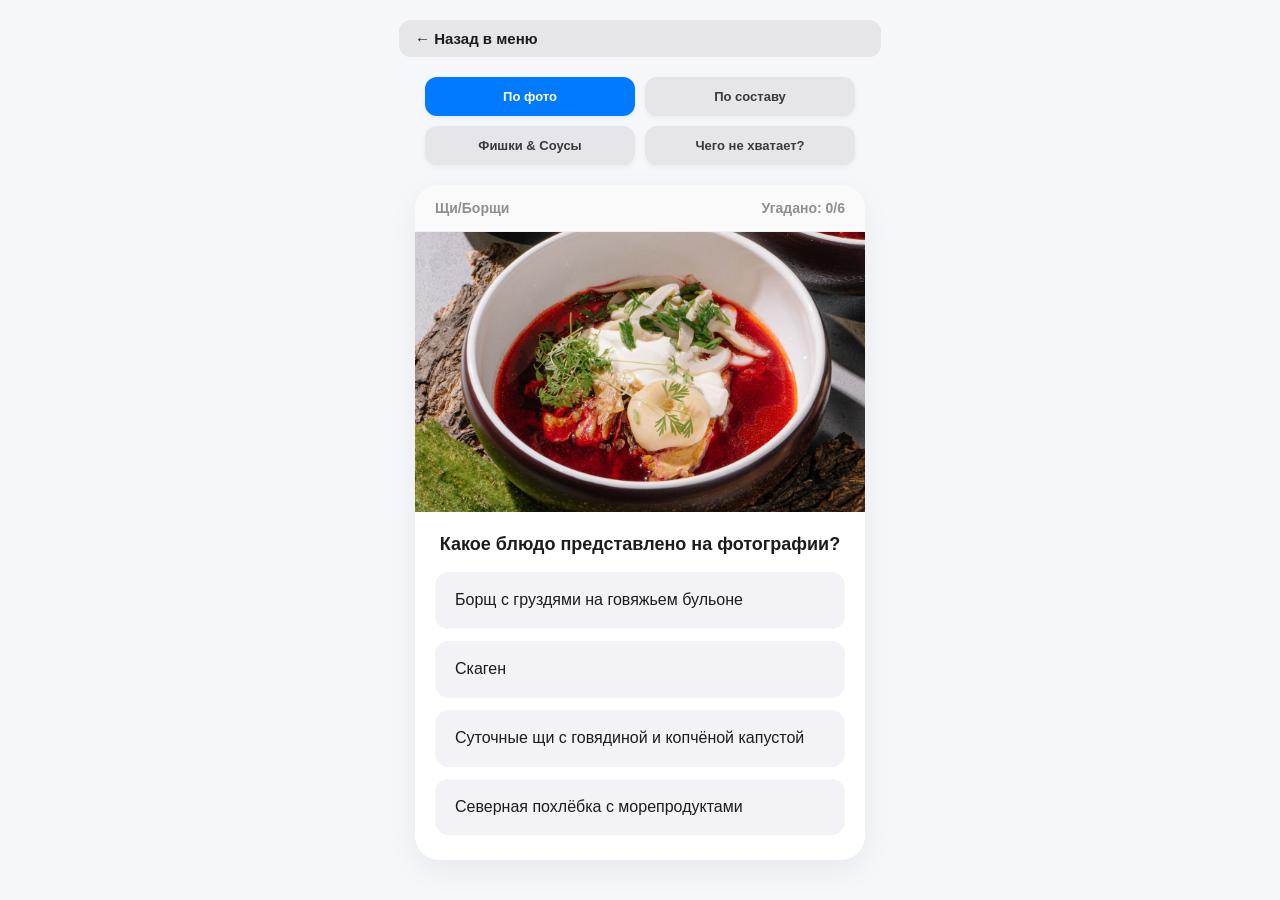
<file: menu-trainer/тренажеры/supy.html>
<!DOCTYPE html>
<html lang="ru">
<head>
    <meta charset="UTF-8">
    <meta name="viewport" content="width=device-width, initial-scale=1.0">
    <title>Тренажер: Щи / Борщи</title>
    <link rel="stylesheet" href="../style.css">
</head>
<body>

    <a href="../index.html" class="back-link">← Назад в меню</a>

    <div class="modes-container">
        <button id="mode-photo" class="mode-btn active" onclick="changeMode('photo')">По фото</button>
        <button id="mode-composition" class="mode-btn" onclick="changeMode('composition')">По составу</button>
        <button id="mode-details" class="mode-btn" onclick="changeMode('details')">Фишки & Соусы</button>
        <button id="mode-missing" class="mode-btn" onclick="changeMode('missing')">Чего не хватает?</button>
    </div>

    <div class="quiz-card">
        <div class="quiz-header">
            <span id="current-category">Щи/Борщи</span>
            <span id="score-counter">Загрузка...</span>
        </div>

        <div id="image-block" class="image-container">
            <img id="dish-image" src="" alt="Фото блюда">
        </div>

        <div class="quiz-question">
            <h2 id="question-text">Загрузка вопроса...</h2>
        </div>

        <div id="answers-block" class="answers-container"></div>
    </div>

    <script src="../js/dishes.js"></script>
    <script src="../js/quiz-engine.js"></script>
</body>
</html>
</file>
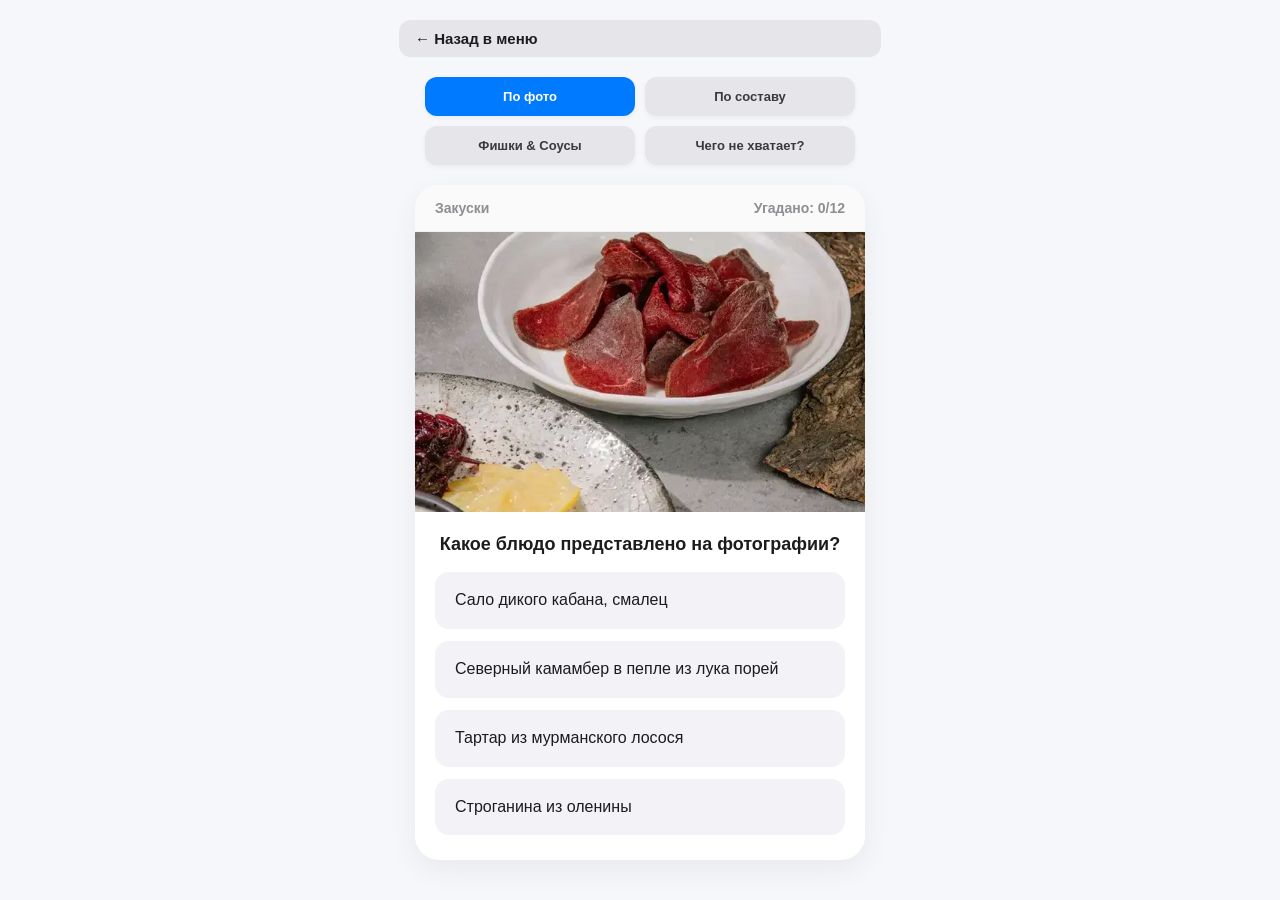
<file: menu-trainer/тренажеры/vechernie.html>
<!DOCTYPE html>
<html lang="ru">
<head>
    <meta charset="UTF-8">
    <meta name="viewport" content="width=device-width, initial-scale=1.0">
    <title>Тренажер: Закуски</title>
    <link rel="stylesheet" href="../style.css">
</head>
<body>

    <a href="../index.html" class="back-link">← Назад в меню</a>

    <div class="modes-container">
        <button id="mode-photo" class="mode-btn active" onclick="changeMode('photo')">По фото</button>
        <button id="mode-composition" class="mode-btn" onclick="changeMode('composition')">По составу</button>
        <button id="mode-details" class="mode-btn" onclick="changeMode('details')">Фишки & Соусы</button>
        <button id="mode-missing" class="mode-btn" onclick="changeMode('missing')">Чего не хватает?</button>
    </div>

    <div class="quiz-card">
        <div class="quiz-header">
            <span id="current-category">Закуски</span>
            <span id="score-counter">Загрузка...</span>
        </div>

        <div id="image-block" class="image-container">
            <img id="dish-image" src="" alt="Фото блюда">
        </div>

        <div class="quiz-question">
            <h2 id="question-text">Загрузка вопроса...</h2>
        </div>

        <div id="answers-block" class="answers-container"></div>
    </div>

    <script src="../js/dishes.js"></script>
    <script src="../js/quiz-engine.js"></script>
</body>
</html>
</file>
<file: menu-trainer/style.css>
/* ==========================================================================
   ОБЩИЕ СТИЛИ ДЛЯ ВСЕГО САЙТА
   ========================================================================== */
body {
    background-color: #f5f7fb;
    font-family: -apple-system, BlinkMacSystemFont, "Segoe UI", Roboto, sans-serif;
    margin: 0;
    padding: 20px;
    display: flex;
    flex-direction: column;
    align-items: center;
}

/* ==========================================================================
   СТИЛИ ДЛЯ ГЛАВНОЙ СТРАНИЦЫ (INDEX.HTML)
   ========================================================================== */
.menu-hub-container {
    width: 100%;
    max-width: 450px;
    background: #ffffff;
    padding: 30px 20px;
    border-radius: 20px;
    box-shadow: 0 10px 30px rgba(0, 0, 0, 0.05);
    box-sizing: border-box;
}

.menu-hub-container h1 {
    font-size: 24px;
    font-weight: 800;
    color: #1a1a1a;
    margin: 0 0 5px 0;
}

.hub-subtitle {
    color: #8e8e93;
    font-size: 14px;
    margin: 0 0 25px 0;
}

.menu-grid {
    display: flex;
    flex-direction: column;
    gap: 12px;
}

/* Кнопки разделов меню */
.menu-hub-btn {
    display: flex;
    justify-content: space-between;
    align-items: center;
    padding: 18px 20px;
    background: #fafafa;
    border: 1px solid #f0f0f0;
    border-radius: 14px;
    text-decoration: none;
    color: #1c1c1e;
    font-weight: 600;
    font-size: 16px;
    transition: all 0.2s ease;
    box-sizing: border-box;
}

.menu-hub-btn:hover {
    background: #f2f2f7;
    transform: translateY(-1px);
}

.btn-time {
    font-size: 13px;
    color: #8e8e93;
    font-weight: 400;
}

/* Разделитель барной карты */
.bar-divider {
    font-size: 12px;
    text-transform: uppercase;
    letter-spacing: 1px;
    color: #a2a2a7;
    margin: 15px 0 5px 5px;
    font-weight: 700;
    align-self: flex-start;
}

/* ==========================================================================
   СТИЛИ ДЛЯ СТРАНИЦ ТРЕНАЖЕРОВ (BREAKFASTS.HTML и др.)
   ========================================================================== */
.back-link {
    display: inline-flex;
    align-items: center;
    gap: 5px;
    text-decoration: none;
    color: #007aff;
    font-weight: 600;
    font-size: 15px;
    margin: 0 0 15px 0;
    width: 100%;
    max-width: 450px;
}

.quiz-card {
    width: 100%;
    max-width: 450px;
    background: #ffffff;
    border-radius: 20px;
    box-shadow: 0 10px 30px rgba(0, 0, 0, 0.06);
    overflow: hidden;
    box-sizing: border-box;
}

.quiz-header {
    display: flex;
    justify-content: space-between;
    padding: 15px 20px;
    background: #fafafa;
    border-bottom: 1px solid #f0f0f0;
    font-size: 14px;
    color: #8e8e93;
    font-weight: 600;
}

.image-container {
    width: 100%;
    height: 280px;
    background-color: #f0f2f5;
    display: flex;
    align-items: center;
    justify-content: center;
    overflow: hidden;
}

#dish-image {
    width: 100%;
    height: 100%;
    object-fit: cover;
}

.quiz-question {
    padding: 20px 20px 15px 20px;
    text-align: center;
}

#question-text {
    font-size: 18px;
    color: #1c1c1e;
    margin: 0;
    line-height: 1.4;
    font-weight: 700;
}

.answers-container {
    padding: 0 20px 25px 20px;
    display: flex;
    flex-direction: column;
    gap: 12px;
}

.answer-btn {
    width: 100%;
    padding: 16px;
    font-size: 15px;
    background: #f2f2f7;
    border: none;
    border-radius: 14px;
    cursor: pointer;
    text-align: left;
    font-weight: 500;
    color: #1c1c1e;
    transition: all 0.2s ease;
    box-sizing: border-box;
}

.answer-btn:hover {
    background: #e5e5ea;
}

.answer-btn.correct {
    background: #34c759 !important;
    color: #ffffff !important;
    font-weight: 600;
}

.answer-btn.wrong {
    background: #ff3b30 !important;
    color: #ffffff !important;
    font-weight: 600;
}


/* Переключатели режимов */
.modes-container {
    display: flex;
    gap: 8px;
    width: 100%;
    max-width: 450px;
    margin-bottom: 15px;
}

.mode-btn {
    flex: 1;
    padding: 10px 5px;
    font-size: 14px;
    font-weight: 600;
    background: #e5e5ea;
    border: none;
    border-radius: 10px;
    color: #3a3a3c;
    cursor: pointer;
    transition: all 0.2s ease;
}

.mode-btn.active {
    background: #007aff;
    color: #ffffff;
}

/* Стиль для текста состава, чтобы он выделялся */
.composition-text {
    font-size: 16px;
    font-weight: 500;
    color: #48484a;
    line-height: 1.5;
    background: #f8f9fa;
    padding: 15px;
    border-radius: 12px;
    border-left: 4px solid #007aff;
    text-align: left;
}


/* Новая адаптивная сетка для 4 кнопок режимов */
.modes-container {
    display: grid;
    grid-template-columns: repeat(2, 1fr); /* 2 колонки */
    gap: 8px;
    width: 100%;
    max-width: 450px;
    margin-bottom: 15px;
}

.mode-btn {
    width: 100%;
    padding: 10px 5px;
    font-size: 13px;
    font-weight: 600;
    background: #e5e5ea;
    border: none;
    border-radius: 10px;
    color: #3a3a3c;
    cursor: pointer;
    transition: all 0.2s ease;
    text-align: center;
}

.mode-btn.active {
    background: #007aff;
    color: #ffffff;
}

/* Оптимизированная сетка для режимов на мобильных */
.modes-container {
    display: grid;
    grid-template-columns: 1fr 1fr;
    gap: 10px;
    width: 100%;
    max-width: 450px;
    margin-bottom: 20px;
    padding: 0 10px; /* Добавим небольшой отступ от краев экрана */
    box-sizing: border-box;
}

.mode-btn {
    padding: 12px 8px; /* Увеличили область нажатия */
    font-size: 13px;
    border-radius: 12px; /* Более мягкие углы */
    box-shadow: 0 2px 5px rgba(0,0,0,0.05);
}

/* Улучшаем карточку */
.quiz-card {
    margin: 0 10px; /* Отступ от краев экрана, чтобы не прилипало */
    border-radius: 24px; /* Более современные скругления */
}

/* Кнопки ответов - сделаем их более выразительными */
.answer-btn {
    padding: 18px 20px;
    font-size: 16px; /* Чуть крупнее для легкого чтения */
    line-height: 1.3;
}

/* Кнопка "Назад" - оформляем как стильную кнопку */
.back-link {
    display: inline-block;
    margin-bottom: 20px;
    padding: 10px 16px;
    background: #e5e5ea;
    border-radius: 12px;
    color: #1c1c1e;
    text-decoration: none;
    font-weight: 600;
}

/* Компактный поиск */
.search-wrapper {
    margin-bottom: 25px;
}

#search-input {
    width: 100%;
    max-width: 450px;
    padding: 14px 20px;
    border: none;
    border-radius: 14px;
    background: #ffffff;
    box-shadow: 0 4px 12px rgba(0,0,0,0.05);
    font-size: 16px;
    box-sizing: border-box;
}

/* Карточки разделов */
.category-section {
    margin-bottom: 20px;
    background: white;
    border-radius: 16px;
    overflow: hidden;
}

.category-title {
    padding: 16px 20px;
    background: #f8f9fa;
    font-weight: 700;
    cursor: pointer;
    display: flex;
    justify-content: space-between;
}
</file>
